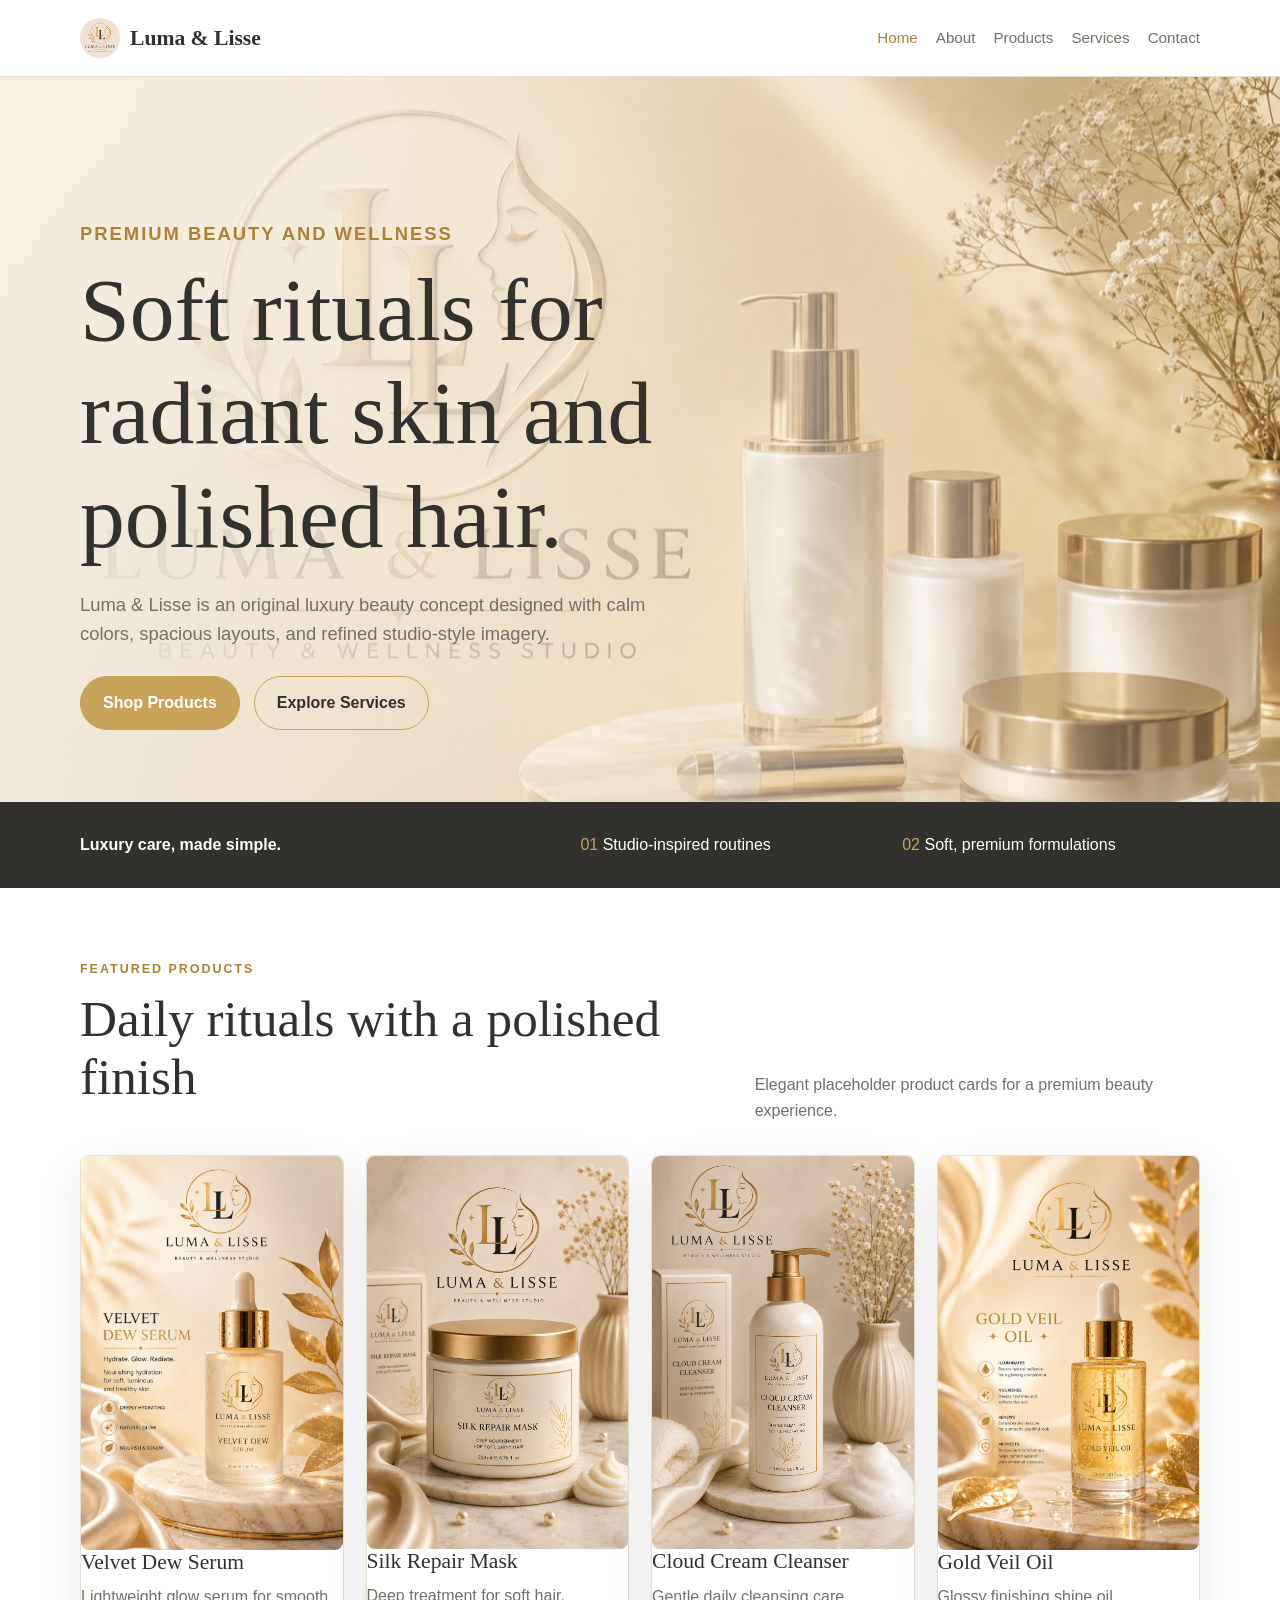
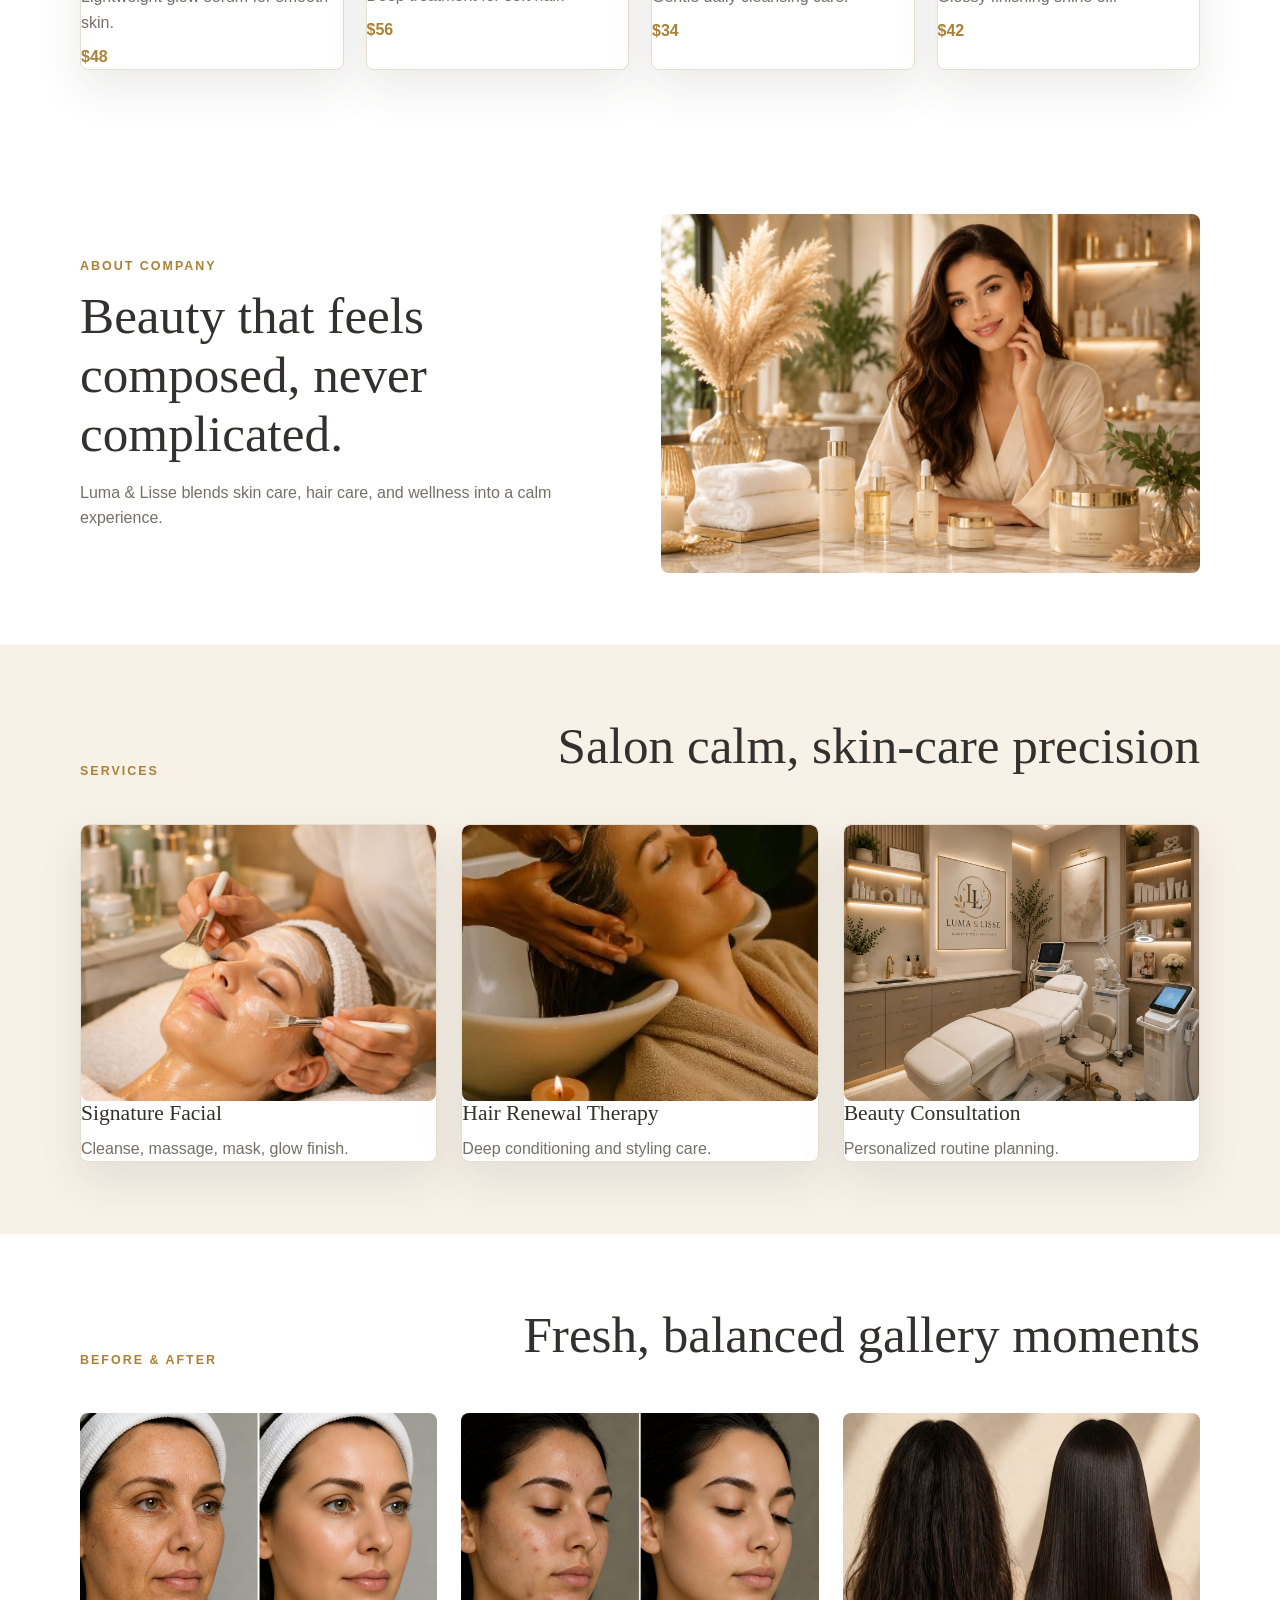
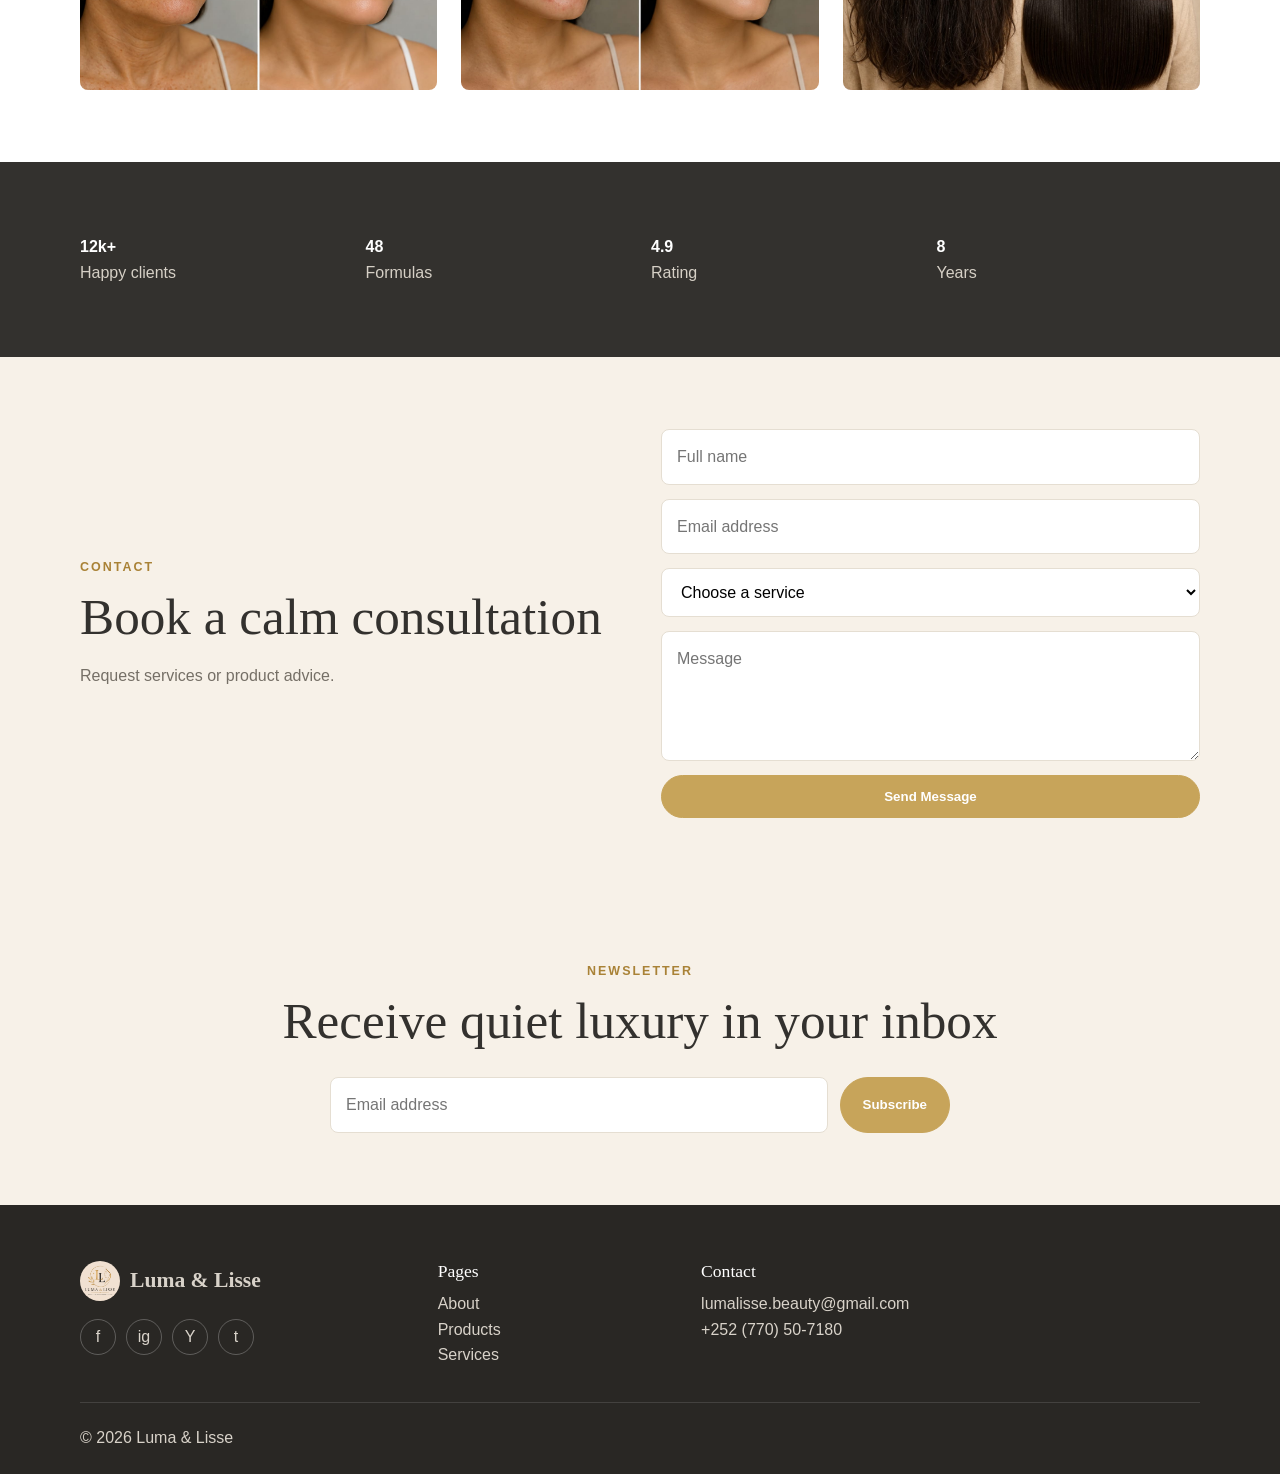
<file: index.html>
<!DOCTYPE html>
<html lang="en">
<head>
  <meta charset="UTF-8">
  <meta name="viewport" content="width=device-width, initial-scale=1.0">
  <title>Home | Luma & Lisse</title>
  <link rel="icon" href="images/favicon.png">
  <link rel="stylesheet" href="style.css">
</head>

<body>

<header class="site-header">
  <div class="container nav">

    <a class="logo" href="index.html">
      <img src="images/logo.png" alt="Luma & Lisse logo">
      Luma & Lisse
    </a>

    <nav aria-label="Main navigation">
      <ul class="nav-links">
        <li><a class="active" href="index.html">Home</a></li>
        <li><a href="about.html">About</a></li>
        <li><a href="products.html">Products</a></li>
        <li><a href="services.html">Services</a></li>
        <li><a href="contact.html">Contact</a></li>
      </ul>
    </nav>

  </div>
</header>

<main>

  <!-- HERO -->
  <section class="hero">
    <div class="container hero-content">
      <p class="eyebrow">Premium beauty and wellness</p>
      <h1>Soft rituals for radiant skin and polished hair.</h1>
      <p>
        Luma & Lisse is an original luxury beauty concept designed with calm colors,
        spacious layouts, and refined studio-style imagery.
      </p>

      <div class="btn-row">
        <a class="btn" href="products.html">Shop Products</a>
        <a class="btn btn-outline" href="services.html">Explore Services</a>
      </div>
    </div>
  </section>

  <!-- BANNER -->
  <section class="banner">
    <div class="container">
      <strong>Luxury care, made simple.</strong>
      <p><span>01</span> Studio-inspired routines</p>
      <p><span>02</span> Soft, premium formulations</p>
    </div>
  </section>

  <!-- PRODUCTS -->
  <section class="section">
    <div class="container">

      <div class="section-head">
        <div>
          <p class="eyebrow">Featured Products</p>
          <h2>Daily rituals with a polished finish</h2>
        </div>
        <p>Elegant placeholder product cards for a premium beauty experience.</p>
      </div>

      <div class="grid-4">

        <article class="card">
          <img src="images/product1.jpeg" alt="Hydrating serum bottle">
          <h3>Velvet Dew Serum</h3>
          <p>Lightweight glow serum for smooth skin.</p>
          <p class="price">$48</p>
        </article>

        <article class="card">
          <img src="images/product2.png" alt="Hair mask jar">
          <h3>Silk Repair Mask</h3>
          <p>Deep treatment for soft hair.</p>
          <p class="price">$56</p>
        </article>

        <article class="card">
          <img src="images/product3.png" alt="Cream cleanser">
          <h3>Cloud Cream Cleanser</h3>
          <p>Gentle daily cleansing care.</p>
          <p class="price">$34</p>
        </article>

        <article class="card">
          <img src="images/product4.jpeg" alt="Hair oil bottle">
          <h3>Gold Veil Oil</h3>
          <p>Glossy finishing shine oil.</p>
          <p class="price">$42</p>
        </article>

      </div>
    </div>
  </section>

  <!-- ABOUT -->
  <section class="section">
    <div class="container grid-2">

      <div>
        <p class="eyebrow">About Company</p>
        <h2>Beauty that feels composed, never complicated.</h2>
        <p>
          Luma & Lisse blends skin care, hair care, and wellness into a calm experience.
        </p>
      </div>

      <img src="images/about.jpeg" alt="Elegant beauty studio scene">

    </div>
  </section>

  <!-- SERVICES -->
  <section class="section section-soft">
    <div class="container">

      <div class="section-head">
        <p class="eyebrow">Services</p>
        <h2>Salon calm, skin-care precision</h2>
      </div>

      <div class="grid-3">

        <article class="card">
          <img src="images/service1.jpg" alt="Facial service">
          <h3>Signature Facial</h3>
          <p>Cleanse, massage, mask, glow finish.</p>
        </article>

        <article class="card">
          <img src="images/service2.webp" alt="Hair therapy">
          <h3>Hair Renewal Therapy</h3>
          <p>Deep conditioning and styling care.</p>
        </article>

        <article class="card">
          <img src="images/service3.jpeg" alt="Consultation room">
          <h3>Beauty Consultation</h3>
          <p>Personalized routine planning.</p>
        </article>

      </div>
    </div>
  </section>

  <!-- GALLERY -->
  <section class="section">
    <div class="container">

      <div class="section-head">
        <p class="eyebrow">Before & After</p>
        <h2>Fresh, balanced gallery moments</h2>
      </div>

      <div class="grid-3">
        <img src="images/gallery1.jpeg" alt="Beauty result 1">
        <img src="images/gallery2.jpeg" alt="Beauty result 2">
        <img src="images/gallery3.jpeg" alt="Beauty result 3">
      </div>

    </div>
  </section>

  <!-- STATS -->
  <section class="section stats">
    <div class="container grid-4">
      <div><strong>12k+</strong><p>Happy clients</p></div>
      <div><strong>48</strong><p>Formulas</p></div>
      <div><strong>4.9</strong><p>Rating</p></div>
      <div><strong>8</strong><p>Years</p></div>
    </div>
  </section>

  <!-- CONTACT -->
  <section class="section section-soft">
    <div class="container grid-2">

      <div>
        <p class="eyebrow">Contact</p>
        <h2>Book a calm consultation</h2>
        <p>Request services or product advice.</p>
      </div>

      <form class="form">
        <input type="text" placeholder="Full name">
        <input type="email" placeholder="Email address">

        <select>
          <option>Choose a service</option>
          <option>Facial</option>
          <option>Hair Therapy</option>
          <option>Consultation</option>
        </select>

        <textarea placeholder="Message"></textarea>

        <button class="btn" type="submit">Send Message</button>
      </form>

    </div>
  </section>

  <!-- NEWSLETTER -->
  <section class="section newsletter">
    <div class="container">
      <p class="eyebrow">Newsletter</p>
      <h2>Receive quiet luxury in your inbox</h2>

      <form>
        <input type="email" placeholder="Email address">
        <button class="btn">Subscribe</button>
      </form>
    </div>
  </section>

</main>

<footer class="site-footer">
  <div class="container">

    <div class="footer-grid">

      <div>
        <a class="logo" href="index.html">
          <img src="images/logo.png" alt="Logo">
          Luma & Lisse
        </a>

        <div class="socials">

          <a href="https://www.facebook.com/share/1EdzCBUxEn/"
            target="_blank"
            rel="noopener noreferrer"
            aria-label="Facebook">
            f
          </a>

          <a href="https://www.instagram.com/zakaria_aidarus?igsh=MXViaDZzN2U4dXRseQ=="
            target="_blank"
            rel="noopener noreferrer"
            aria-label="Instagram">
            ig
          </a>

          <a href="https://youtube.com/@zakariaaidarus?si=l2uDiNwhPM4vWYCZ"
            target="_blank"
            rel="noopener noreferrer"
            aria-label="YouTube">
            Y
          </a>

          <a href="https://www.tiktok.com/@rose__683?_r=1&_t=ZS-97jEkqxOCWe"
            target="_blank"
            rel="noopener noreferrer"
            aria-label="TikTok">
            t
          </a>

        </div>

      </div>

      <div>
        <h3>Pages</h3>
        <p><a href="about.html">About</a></p>
        <p><a href="products.html">Products</a></p>
        <p><a href="services.html">Services</a></p>
      </div>

      <div>
        <h3>Contact</h3>
        <a href="mailto:zakariaaidarus5492@gmail.com">lumalisse.beauty@gmail.com</a>
        <p>+252 (770) 50-7180</p>
      </div>

    </div>

    <div class="footer-bottom">
      <p>&copy; 2026 Luma & Lisse</p>
    </div>

  </div>
</footer>

</body>
</html>
</file>
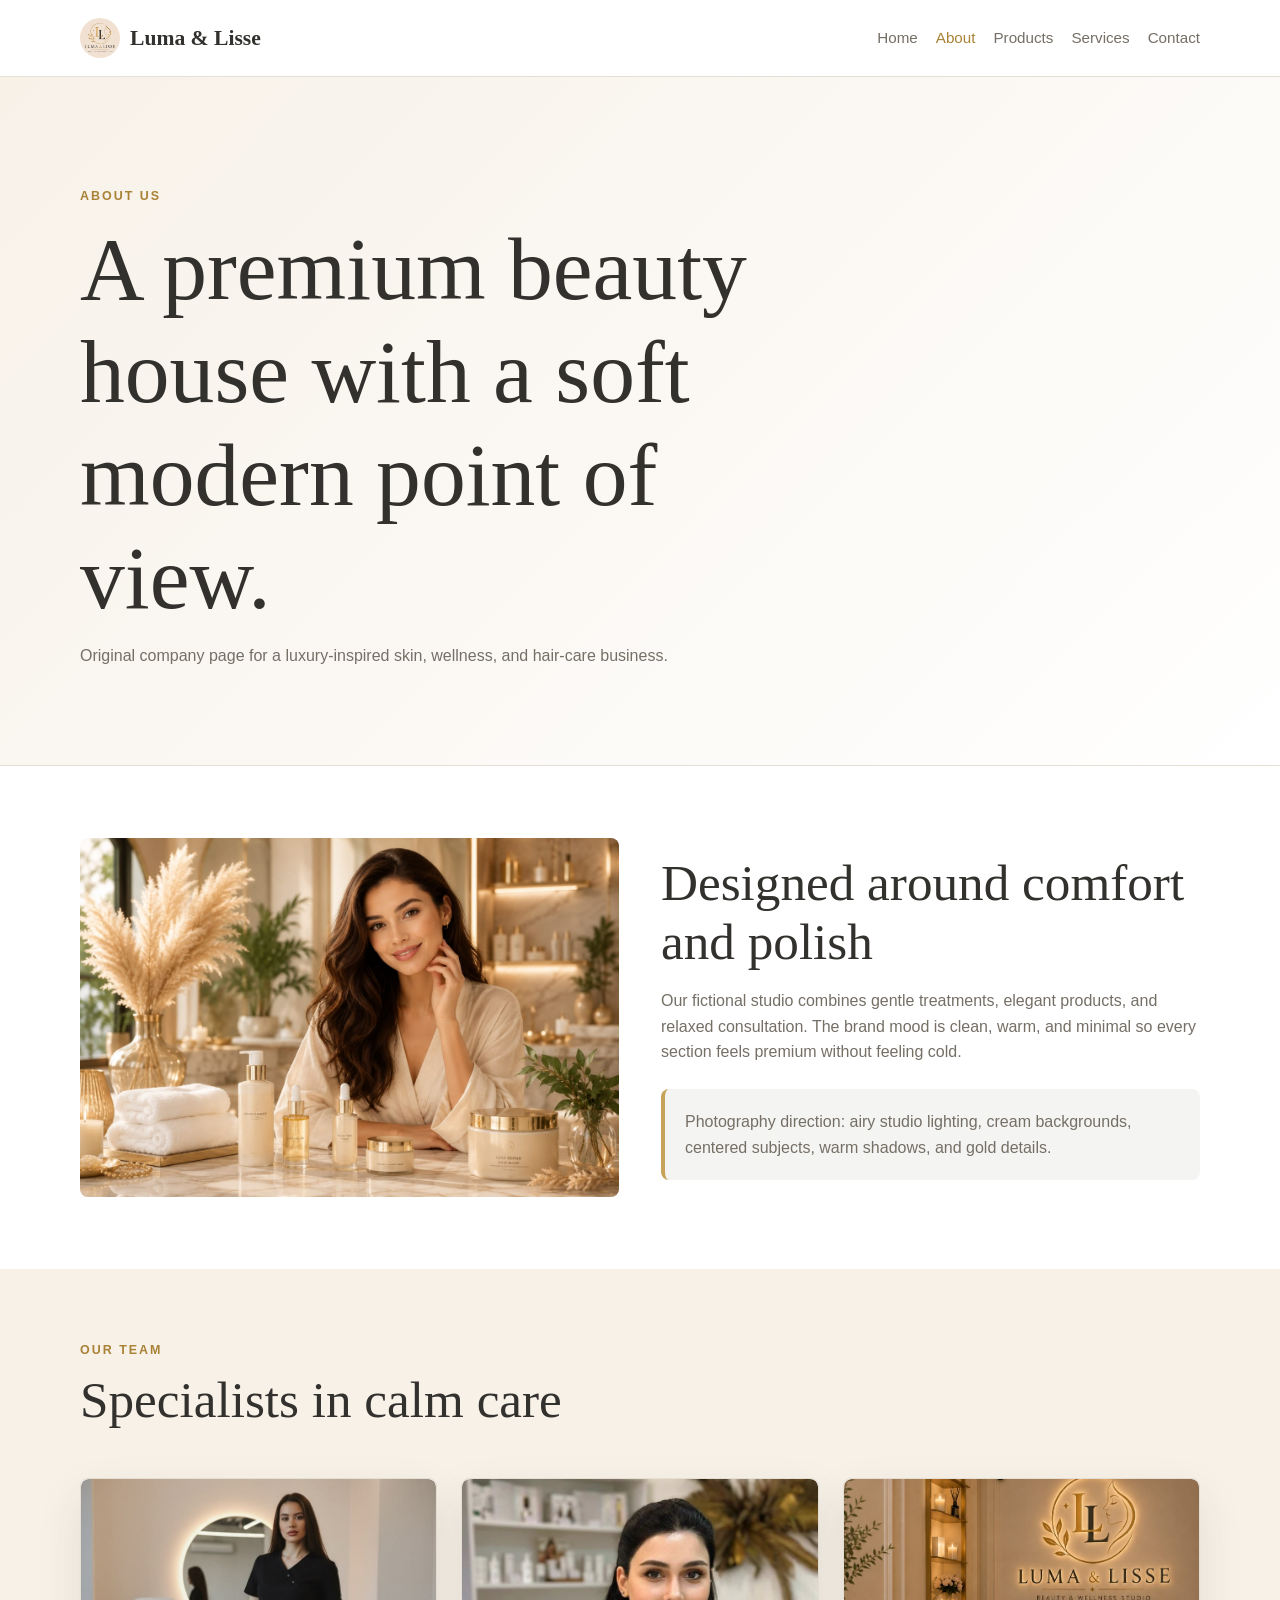
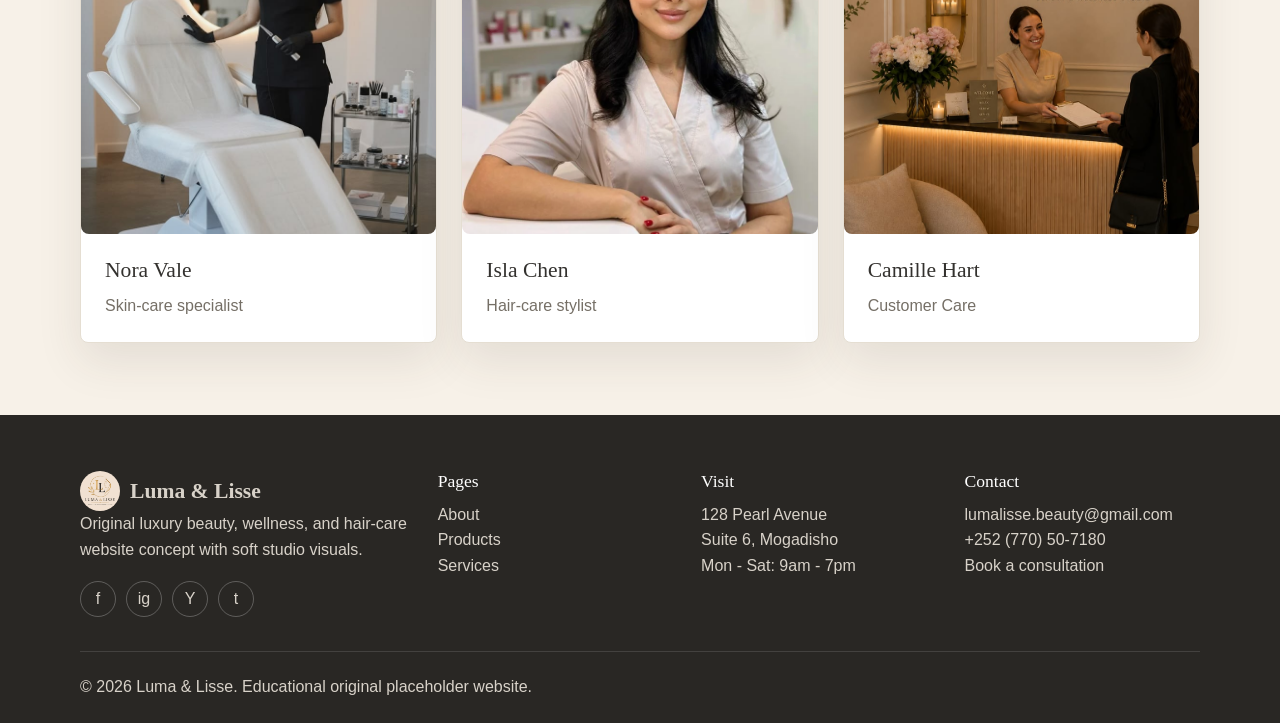
<file: about.html>
<!DOCTYPE html>
<html lang="en">
<head>
  <meta charset="UTF-8">
  <meta name="viewport" content="width=device-width, initial-scale=1.0">

  <title>About | Luma & Lisse</title>

  <link rel="icon" href="images/favicon.png">
  <link rel="stylesheet" href="style.css">
</head>

<body>

  <!-- HEADER -->
  <header class="site-header">
    <div class="container nav">

      <a class="logo" href="index.html">
        <img src="images/logo.png" alt="Luma & Lisse logo">
        Luma & Lisse
      </a>

      <nav aria-label="Main navigation">
        <ul class="nav-links">

          <li><a href="index.html">Home</a></li>
          <li><a class="active" href="about.html">About</a></li>
          <li><a href="products.html">Products</a></li>
          <li><a href="services.html">Services</a></li>
          <li><a href="contact.html">Contact</a></li>

        </ul>
      </nav>

    </div>
  </header>

  <!-- MAIN -->
  <main>

    <!-- HERO SECTION -->
    <section class="page-hero">
      <div class="container">

        <p class="eyebrow">About Us</p>

        <h1>A premium beauty house with a soft modern point of view.</h1>

        <p>
          Original company page for a luxury-inspired skin, wellness, and hair-care business.
        </p>

      </div>
    </section>

    <!-- ABOUT SECTION -->
    <section class="section">
      <div class="container grid-2">

        <img src="images/about.jpeg" alt="Beauty studio">

        <div>
          <h2>Designed around comfort and polish</h2>

          <p>
            Our fictional studio combines gentle treatments, elegant products, and relaxed consultation.
            The brand mood is clean, warm, and minimal so every section feels premium without feeling cold.
          </p>

          <p class="about-note">
            Photography direction: airy studio lighting, cream backgrounds, centered subjects,
            warm shadows, and gold details.
          </p>
        </div>

      </div>
    </section>

    <!-- TEAM SECTION -->
    <section class="section section-soft">
      <div class="container">

        <div class="section-head">
          <div>
            <p class="eyebrow">Our Team</p>
            <h2>Specialists in calm care</h2>
          </div>
        </div>

        <div class="grid-3 team-grid">

          <article class="card">
            <img src="images/team1.jpg" alt="Team member">
            <div class="card-body">
              <h3>Nora Vale</h3>
              <p>Skin-care specialist</p>
            </div>
          </article>

          <article class="card">
            <img src="images/team2.webp" alt="Team member">
            <div class="card-body">
              <h3>Isla Chen</h3>
              <p>Hair-care stylist</p>
            </div>
          </article>

          <article class="card">
            <img src="images/team3.jpeg" alt="Team member">
            <div class="card-body">
              <h3>Camille Hart</h3>
              <p>Customer Care</p>
            </div>
          </article>

        </div>

      </div>
    </section>

  </main>

  <!-- FOOTER -->
  <footer class="site-footer">
    <div class="container">

      <div class="footer-grid">

        <div>
          <a class="logo" href="index.html">
            <img src="images/logo.png" alt="Luma & Lisse logo">
            Luma & Lisse
          </a>

          <p>
            Original luxury beauty, wellness, and hair-care website concept with soft studio visuals.
          </p>

          <div class="socials">

            <a href="https://www.facebook.com/share/1EdzCBUxEn/"
              target="_blank"
              rel="noopener noreferrer"
              aria-label="Facebook">
              f
            </a>

            <a href="https://www.instagram.com/zakaria_aidarus?igsh=MXViaDZzN2U4dXRseQ=="
              target="_blank"
              rel="noopener noreferrer"
              aria-label="Instagram">
              ig
            </a>

            <a href="https://youtube.com/@zakariaaidarus?si=l2uDiNwhPM4vWYCZ"
              target="_blank"
              rel="noopener noreferrer"
              aria-label="YouTube">
              Y
            </a>

            <a href="https://www.tiktok.com/@rose__683?_r=1&_t=ZS-97jEkqxOCWe"
              target="_blank"
              rel="noopener noreferrer"
              aria-label="TikTok">
              t
            </a>

          </div>
        </div>

        <div>
          <h3>Pages</h3>
          <p><a href="about.html">About</a></p>
          <p><a href="products.html">Products</a></p>
          <p><a href="services.html">Services</a></p>
        </div>

        <div>
          <h3>Visit</h3>
          <p>128 Pearl Avenue</p>
          <p>Suite 6, Mogadisho</p>
          <p>Mon - Sat: 9am - 7pm</p>
        </div>

        <div>
          <h3>Contact</h3>
          <a href="mailto:zakariaaidarus5492@gmail.com">lumalisse.beauty@gmail.com</a>
          <p>+252 (770) 50-7180</p>
          <p><a href="contact.html">Book a consultation</a></p>
        </div>

      </div>

      <div class="footer-bottom">
        <p>&copy; 2026 Luma & Lisse. Educational original placeholder website.</p>
      </div>

    </div>
  </footer>

</body>
</html>
</file>
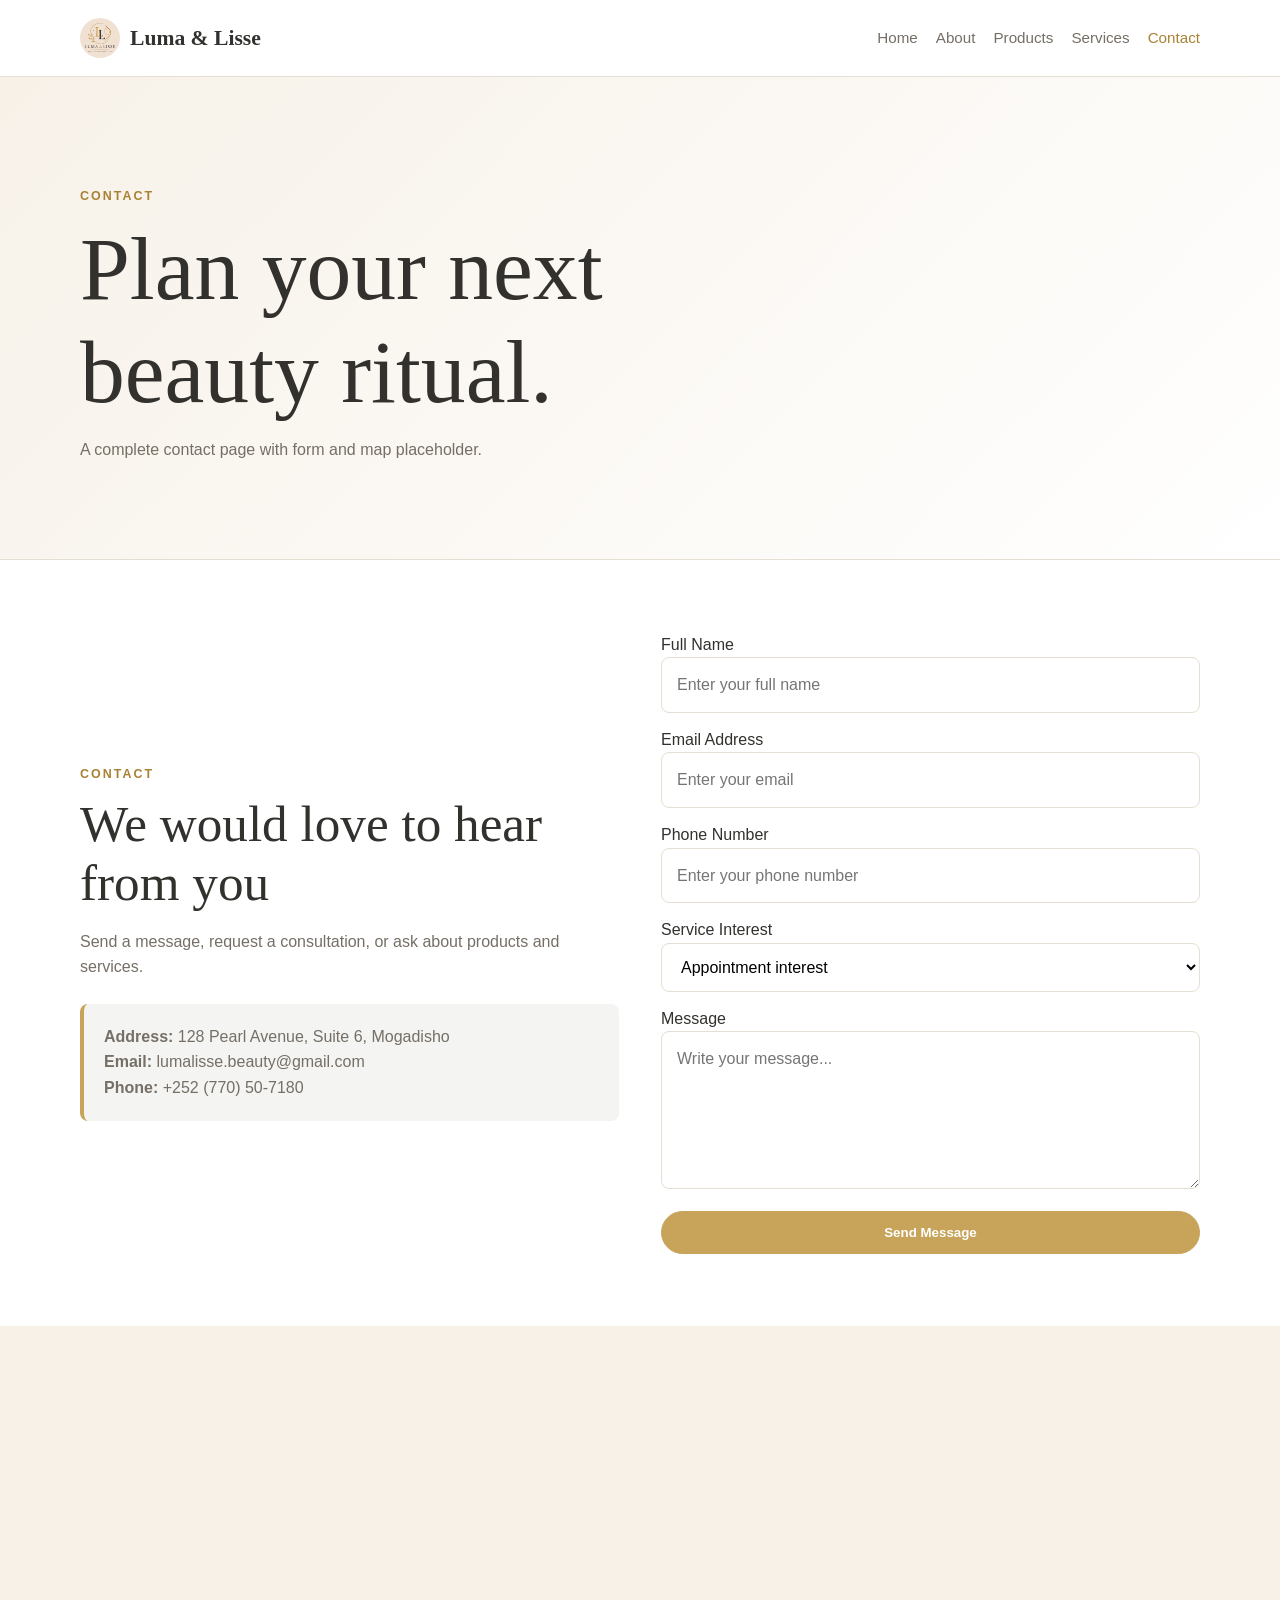
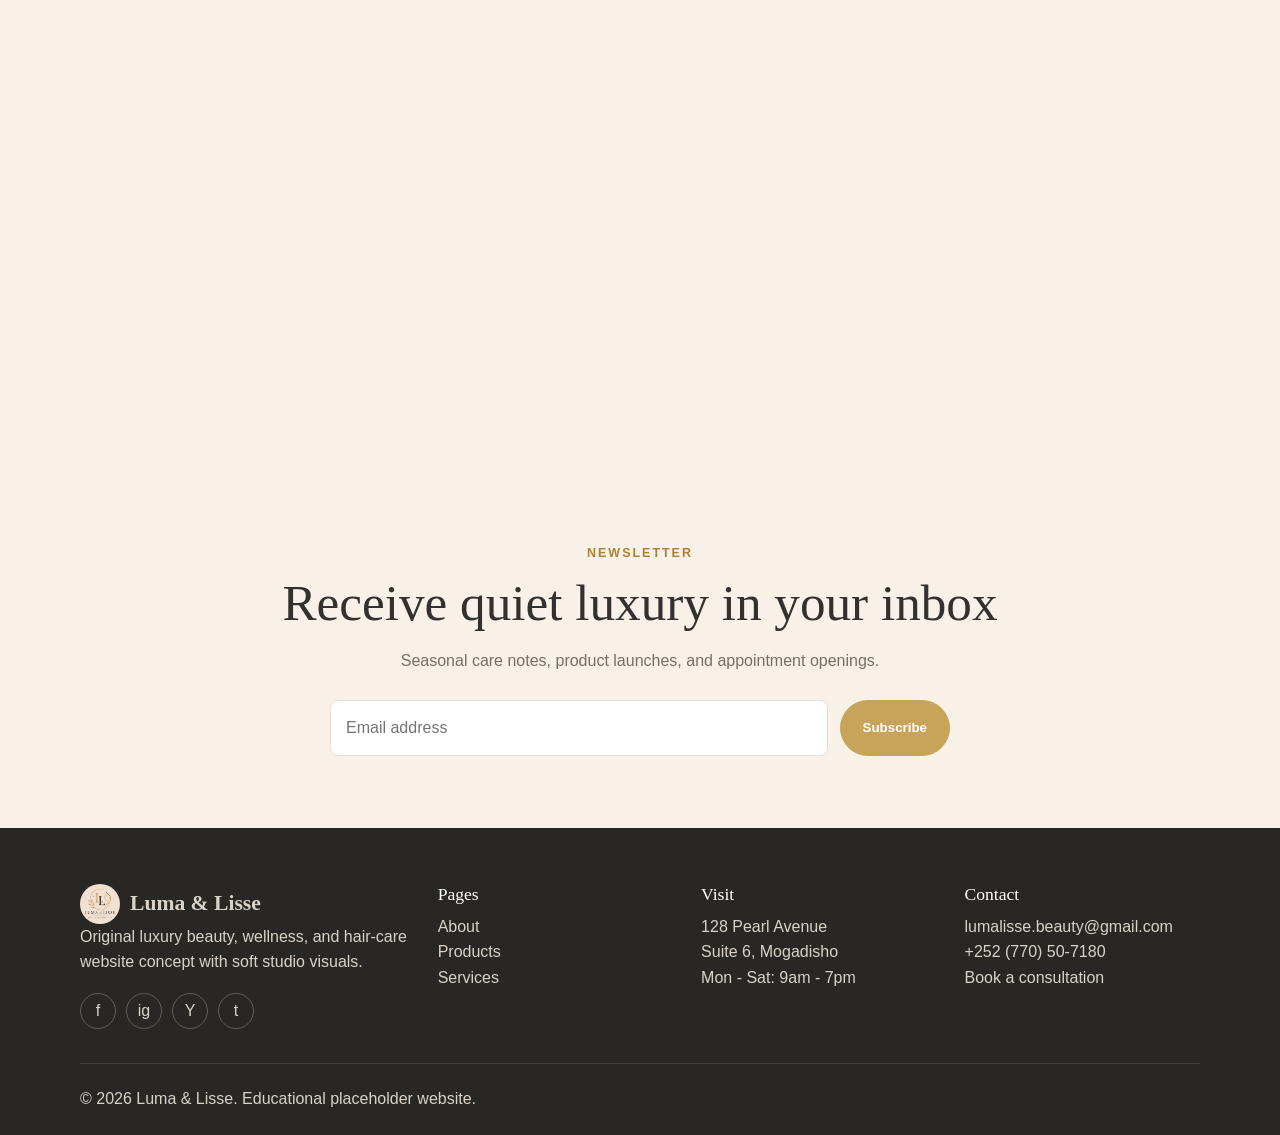
<file: contact.html>
<!DOCTYPE html>
<html lang="en">
<head>
  <meta charset="UTF-8">
  <meta name="viewport" content="width=device-width, initial-scale=1.0">
  <title>Contact | Luma & Lisse</title>
  <link rel="icon" href="images/favicon.png">
  <link rel="stylesheet" href="style.css">
</head>

<body>

<header class="site-header">
  <div class="container nav">
    <a class="logo" href="index.html">
      <img src="images/logo.png" alt="Luma & Lisse logo">
      Luma & Lisse
    </a>

    <nav aria-label="Main navigation">
      <ul class="nav-links">
        <li><a href="index.html">Home</a></li>
        <li><a href="about.html">About</a></li>
        <li><a href="products.html">Products</a></li>
        <li><a href="services.html">Services</a></li>
        <li><a class="active" href="contact.html">Contact</a></li>
      </ul>
    </nav>
  </div>
</header>

<main>

  <!-- HERO -->
  <section class="page-hero">
    <div class="container">
      <p class="eyebrow">Contact</p>
      <h1>Plan your next beauty ritual.</h1>
      <p>A complete contact page with form and map placeholder.</p>
    </div>
  </section>

  <!-- CONTACT SECTION -->
  <section class="section">
    <div class="container grid-2">

      <!-- INFO -->
      <div>
        <p class="eyebrow">Contact</p>
        <h2>We would love to hear from you</h2>
        <p>Send a message, request a consultation, or ask about products and services.</p>

        <div class="about-note">
          <p>
            <strong>Address:</strong> 128 Pearl Avenue, Suite 6, Mogadisho<br>
            <strong>Email:</strong> <a href="mailto:zakariaaidarus5492@gmail.com">lumalisse.beauty@gmail.com</a><br>
            <strong>Phone:</strong> +252 (770) 50-7180
          </p>
        </div>
      </div>


      <!-- FORM -->
      <form class="form">
        <label>
          Full Name
          <input type="text" placeholder="Enter your full name" required>
        </label>

        <label>
          Email Address
          <input type="email" placeholder="Enter your email" required>
        </label>

        <label>
          Phone Number
          <input type="tel" placeholder="Enter your phone number">
        </label>

        <label>
          Service Interest
          <select>
            <option>Appointment interest</option>
            <option>Facial</option>
            <option>Hair care</option>
            <option>Product advice</option>
          </select>
        </label>

        <label>
          Message
          <textarea placeholder="Write your message..." rows="5"></textarea>
        </label>

        <button class="btn" type="submit">Send Message</button>
      </form>

    </div>
  </section>

  <!-- MAP -->
  <section class="section section-soft">
    <div class="container">
      <section class="section section-soft">
        <div class="container">

          <iframe class="map"
            src="https://www.google.com/maps?q=Mogadishu&output=embed"
            allowfullscreen
            loading="lazy">
          </iframe>

        </div>
      </section>
    </div>
  </section>

  <!-- NEWSLETTER -->
  <section class="section newsletter">
    <div class="container">
      <p class="eyebrow">Newsletter</p>
      <h2>Receive quiet luxury in your inbox</h2>
      <p>Seasonal care notes, product launches, and appointment openings.</p>

      <form>
        <input type="email" placeholder="Email address" required>
        <button class="btn" type="submit">Subscribe</button>
      </form>
    </div>
  </section>

</main>

<footer class="site-footer">
  <div class="container">

    <div class="footer-grid">

      <div>
        <a class="logo" href="index.html">
          <img src="images/logo.png" alt="Luma & Lisse logo">
          Luma & Lisse
        </a>
        <p>Original luxury beauty, wellness, and hair-care website concept with soft studio visuals.</p>

        <div class="socials">

          <a href="https://www.facebook.com/share/1EdzCBUxEn/"
            target="_blank"
            rel="noopener noreferrer"
            aria-label="Facebook">
            f
          </a>

          <a href="https://www.instagram.com/zakaria_aidarus?igsh=MXViaDZzN2U4dXRseQ=="
            target="_blank"
            rel="noopener noreferrer"
            aria-label="Instagram">
            ig
          </a>

          <a href="https://youtube.com/@zakariaaidarus?si=l2uDiNwhPM4vWYCZ"
            target="_blank"
            rel="noopener noreferrer"
            aria-label="YouTube">
            Y
          </a>

          <a href="https://www.tiktok.com/@rose__683?_r=1&_t=ZS-97jEkqxOCWe"
            target="_blank"
            rel="noopener noreferrer"
            aria-label="TikTok">
            t
          </a>

        </div>

      </div>

      <div>
        <h3>Pages</h3>
        <p><a href="about.html">About</a></p>
        <p><a href="products.html">Products</a></p>
        <p><a href="services.html">Services</a></p>
      </div>

      <div>
        <h3>Visit</h3>
        <p>128 Pearl Avenue</p>
        <p>Suite 6, Mogadisho</p>
        <p>Mon - Sat: 9am - 7pm</p>
      </div>

      <div>
        <h3>Contact</h3>
        <a href="mailto:zakariaaidarus5492@gmail.com">lumalisse.beauty@gmail.com</a>
        <p>+252 (770) 50-7180</p>
        <p><a href="contact.html">Book a consultation</a></p>
      </div>

    </div>

    <div class="footer-bottom">
      <p>&copy; 2026 Luma & Lisse. Educational placeholder website.</p>
    </div>

  </div>
</footer>

</body>
</html>
</file>
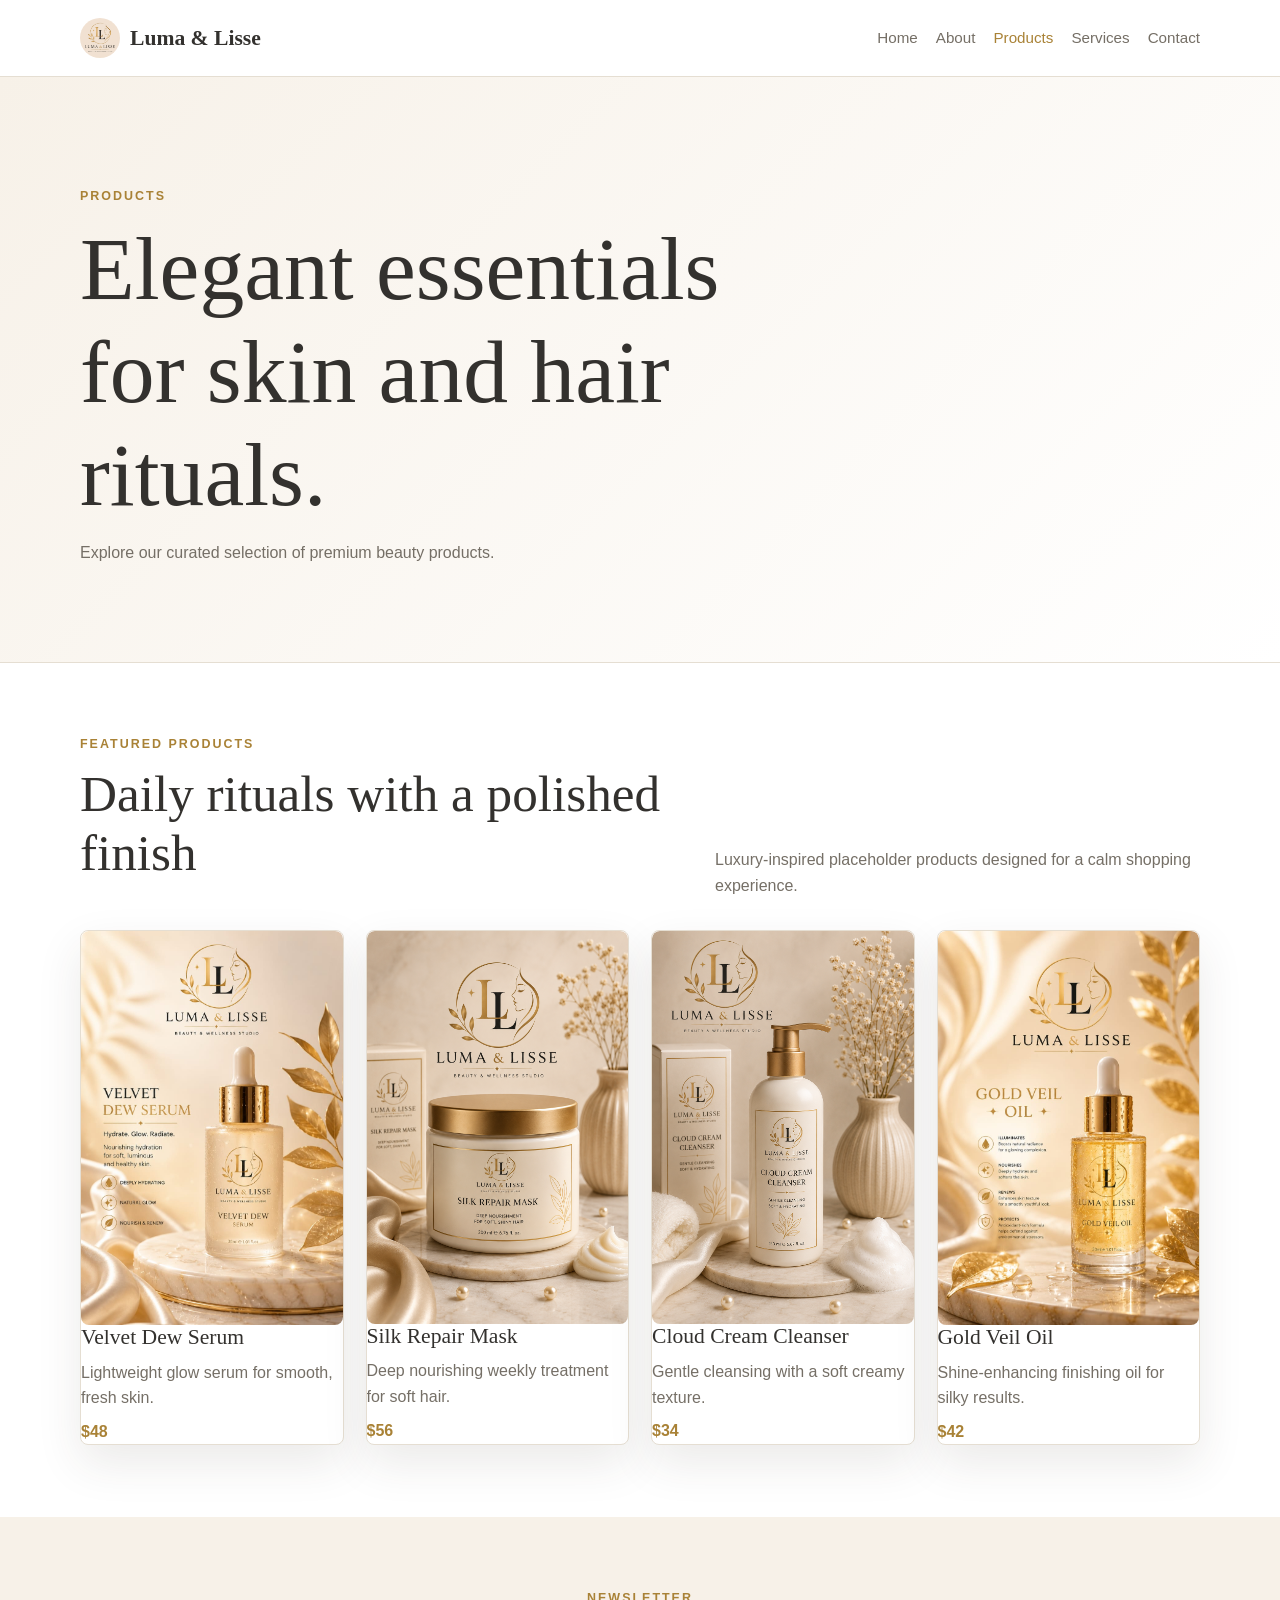
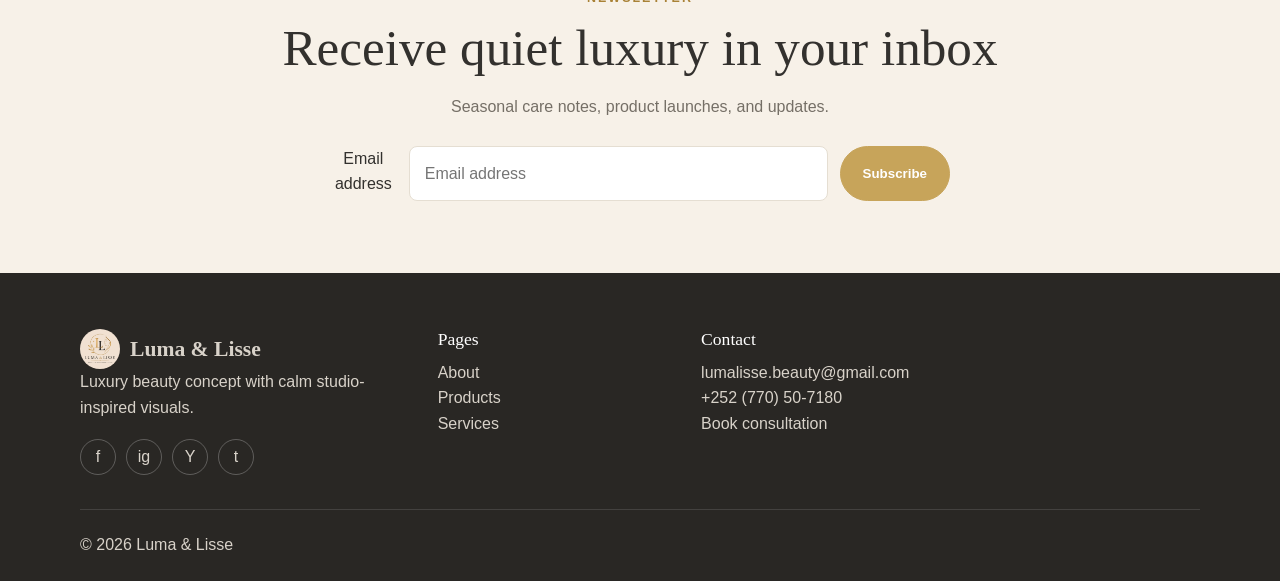
<file: products.html>
<!DOCTYPE html>
<html lang="en">
<head>
  <meta charset="UTF-8">
  <meta name="viewport" content="width=device-width, initial-scale=1.0">
  <title>Products | Luma & Lisse</title>
  <link rel="icon" href="images/favicon.png">
  <link rel="stylesheet" href="style.css">
</head>

<body>

<header class="site-header">
  <div class="container nav">

    <a class="logo" href="index.html">
      <img src="images/logo.png" alt="Luma & Lisse logo">
      Luma & Lisse
    </a>

    <nav aria-label="Main navigation">
      <ul class="nav-links">
        <li><a href="index.html">Home</a></li>
        <li><a href="about.html">About</a></li>
        <li><a class="active" href="products.html">Products</a></li>
        <li><a href="services.html">Services</a></li>
        <li><a href="contact.html">Contact</a></li>
      </ul>
    </nav>

  </div>
</header>

<main>

  <!-- HERO -->
  <section class="page-hero">
    <div class="container">
      <p class="eyebrow">Products</p>
      <h1>Elegant essentials for skin and hair rituals.</h1>
      <p>Explore our curated selection of premium beauty products.</p>
    </div>
  </section>

  <!-- PRODUCTS GRID -->
  <section class="section">
    <div class="container">

      <div class="section-head">
        <div>
          <p class="eyebrow">Featured Products</p>
          <h2>Daily rituals with a polished finish</h2>
        </div>
        <p>Luxury-inspired placeholder products designed for a calm shopping experience.</p>
      </div>

      <div class="grid-4">

        <article class="card">
          <img src="images/product1.jpeg" alt="Hydrating serum bottle">
          <h3>Velvet Dew Serum</h3>
          <p>Lightweight glow serum for smooth, fresh skin.</p>
          <p class="price">$48</p>
        </article>

        <article class="card">
          <img src="images/product2.png" alt="Hair repair mask jar">
          <h3>Silk Repair Mask</h3>
          <p>Deep nourishing weekly treatment for soft hair.</p>
          <p class="price">$56</p>
        </article>

        <article class="card">
          <img src="images/product3.png" alt="Cream cleanser bottle">
          <h3>Cloud Cream Cleanser</h3>
          <p>Gentle cleansing with a soft creamy texture.</p>
          <p class="price">$34</p>
        </article>

        <article class="card">
          <img src="images/product4.jpeg" alt="Hair finishing oil bottle">
          <h3>Gold Veil Oil</h3>
          <p>Shine-enhancing finishing oil for silky results.</p>
          <p class="price">$42</p>
        </article>

      </div>

    </div>
  </section>

  <!-- NEWSLETTER -->
  <section class="section newsletter">
    <div class="container">

      <p class="eyebrow">Newsletter</p>
      <h2>Receive quiet luxury in your inbox</h2>
      <p>Seasonal care notes, product launches, and updates.</p>

      <form>
        <label class="sr-only" for="email">Email address</label>
        <input id="email" type="email" placeholder="Email address" required>
        <button class="btn" type="submit">Subscribe</button>
      </form>

    </div>
  </section>

</main>

<footer class="site-footer">
  <div class="container">

    <div class="footer-grid">

      <div>
        <a class="logo" href="index.html">
          <img src="images/logo.png" alt="Luma & Lisse logo">
          Luma & Lisse
        </a>
        <p>Luxury beauty concept with calm studio-inspired visuals.</p>

        <div class="socials">

            <a href="https://www.facebook.com/share/1EdzCBUxEn/"
              target="_blank"
              rel="noopener noreferrer"
              aria-label="Facebook">
              f
            </a>

            <a href="https://www.instagram.com/zakaria_aidarus?igsh=MXViaDZzN2U4dXRseQ=="
              target="_blank"
              rel="noopener noreferrer"
              aria-label="Instagram">
              ig
            </a>

            <a href="https://youtube.com/@zakariaaidarus?si=l2uDiNwhPM4vWYCZ"
              target="_blank"
              rel="noopener noreferrer"
              aria-label="YouTube">
              Y
            </a>

            <a href="https://www.tiktok.com/@rose__683?_r=1&_t=ZS-97jEkqxOCWe"
              target="_blank"
              rel="noopener noreferrer"
              aria-label="TikTok">
              t
            </a>

        </div>

      </div>

      <div>
        <h3>Pages</h3>
        <p><a href="about.html">About</a></p>
        <p><a href="products.html">Products</a></p>
        <p><a href="services.html">Services</a></p>
      </div>

      <div>
        <h3>Contact</h3>
        <a href="mailto:zakariaaidarus5492@gmail.com">lumalisse.beauty@gmail.com</a>
        <p>+252 (770) 50-7180</p>
        <p><a href="contact.html">Book consultation</a></p>
      </div>

    </div>

    <div class="footer-bottom">
      <p>&copy; 2026 Luma & Lisse</p>
    </div>

  </div>
</footer>

</body>
</html>
</file>
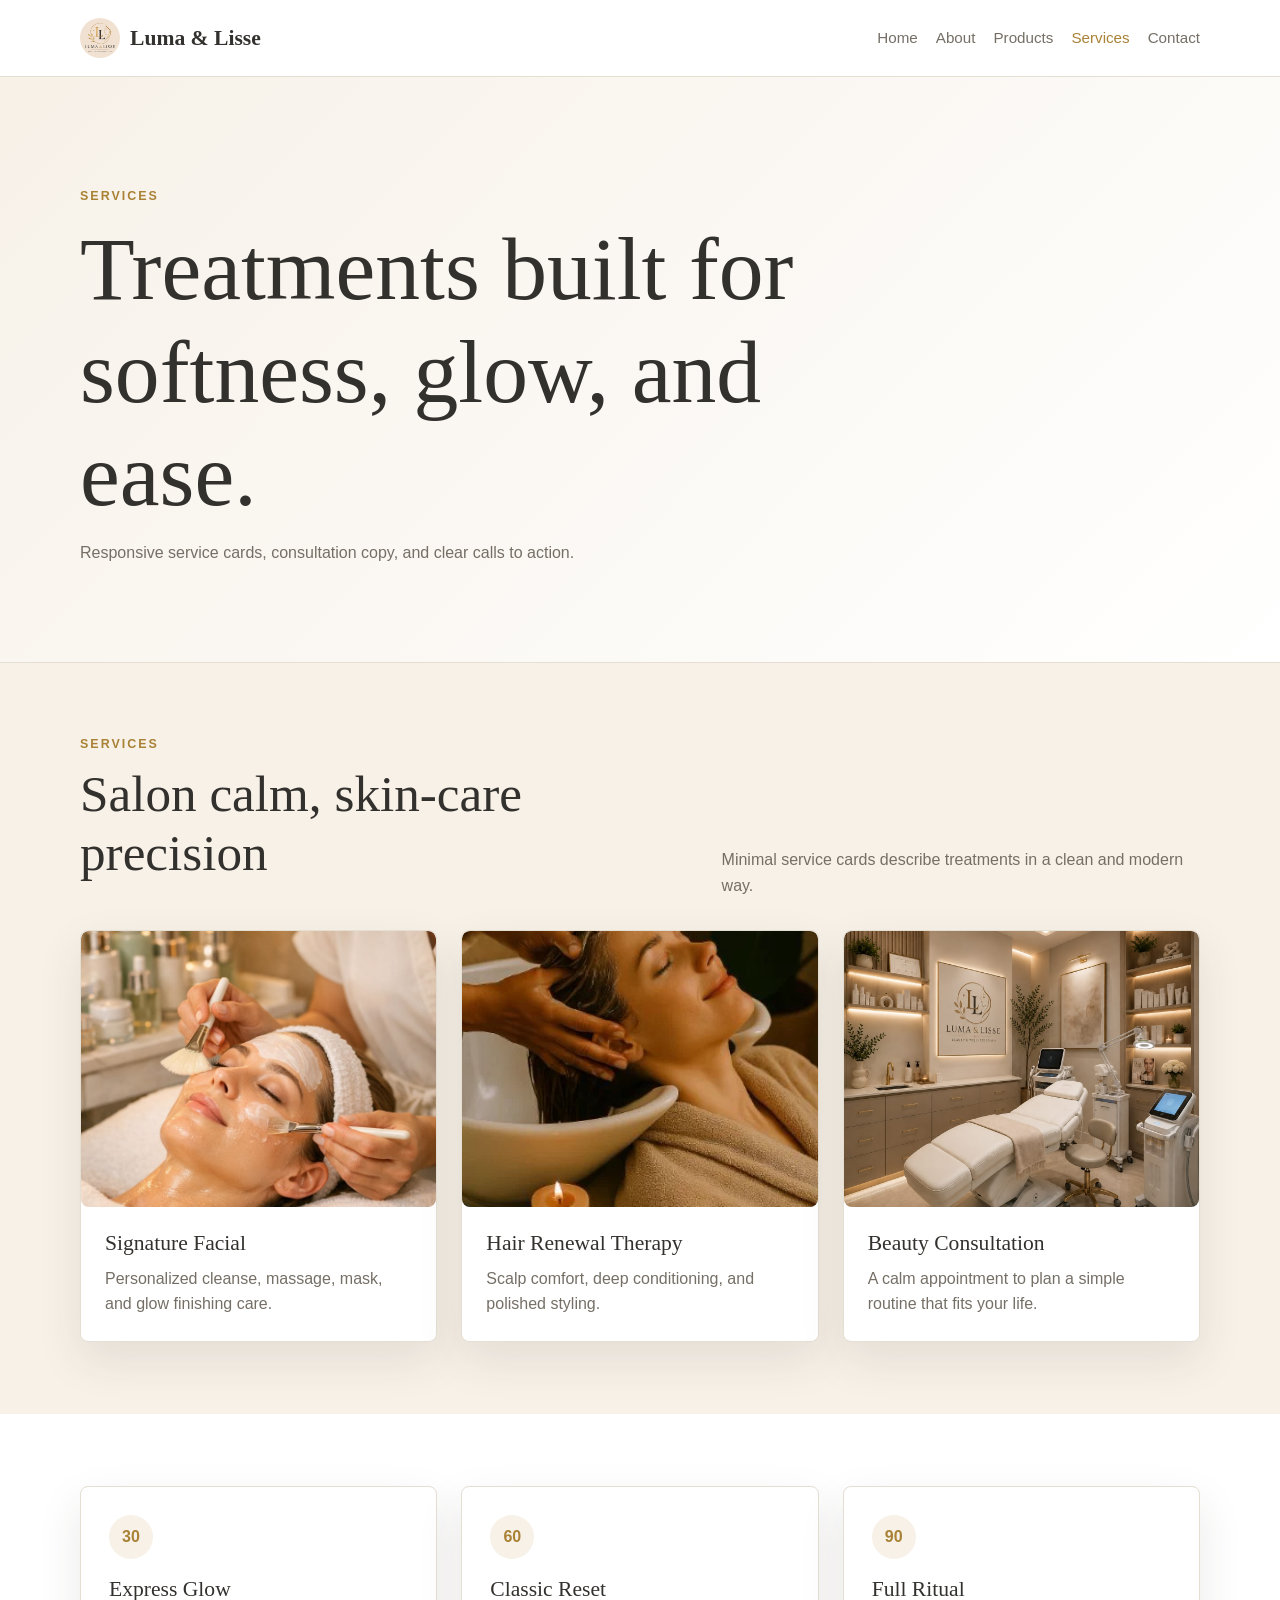
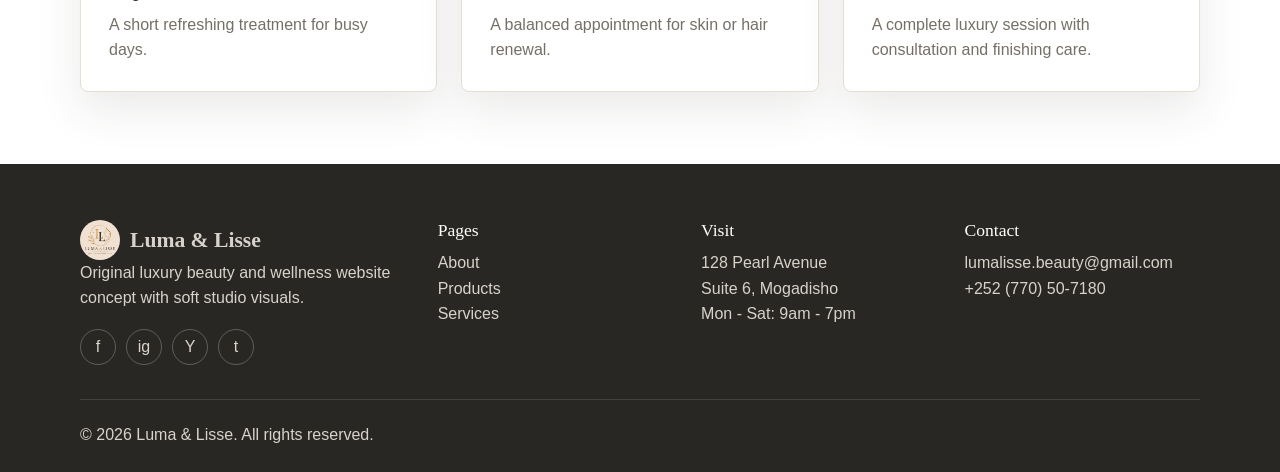
<file: services.html>
<!DOCTYPE html>
<html lang="en">
<head>
  <meta charset="UTF-8">
  <meta name="viewport" content="width=device-width, initial-scale=1.0">
  <title>Services | Luma & Lisse</title>
  <link rel="icon" href="images/favicon.png">
  <link rel="stylesheet" href="style.css">
</head>

<body>

  <!-- HEADER / NAVIGATION -->
  <header class="site-header">
    <div class="container nav">

      <a class="logo" href="index.html">
        <img src="images/logo.png" alt="Luma & Lisse logo">
        Luma & Lisse
      </a>

      <nav aria-label="Main navigation">
        <ul class="nav-links">
          <li><a href="index.html">Home</a></li>
          <li><a href="about.html">About</a></li>
          <li><a href="products.html">Products</a></li>
          <li><a class="active" href="services.html">Services</a></li>
          <li><a href="contact.html">Contact</a></li>
        </ul>
      </nav>

    </div>
  </header>

  <!-- MAIN CONTENT -->
  <main>

    <!-- HERO SECTION -->
    <section class="page-hero">
      <div class="container">

        <p class="eyebrow">Services</p>

        <h1>Treatments built for softness, glow, and ease.</h1>

        <p>
          Responsive service cards, consultation copy, and clear calls to action.
        </p>

      </div>
    </section>

    <!-- SERVICES CARDS -->
    <section class="section section-soft">
      <div class="container">

        <div class="section-head">
          <div>
            <p class="eyebrow">Services</p>
            <h2>Salon calm, skin-care precision</h2>
          </div>

          <p>
            Minimal service cards describe treatments in a clean and modern way.
          </p>
        </div>

        <div class="grid-3">

          <article class="card">
            <img src="images/service1.jpg" alt="Facial service room">
            <div class="card-body">
              <h3>Signature Facial</h3>
              <p>Personalized cleanse, massage, mask, and glow finishing care.</p>
            </div>
          </article>

          <article class="card">
            <img src="images/service2.webp" alt="Hair therapy service room">
            <div class="card-body">
              <h3>Hair Renewal Therapy</h3>
              <p>Scalp comfort, deep conditioning, and polished styling.</p>
            </div>
          </article>

          <article class="card">
            <img src="images/service3.jpeg" alt="Consultation studio">
            <div class="card-body">
              <h3>Beauty Consultation</h3>
              <p>A calm appointment to plan a simple routine that fits your life.</p>
            </div>
          </article>

        </div>

      </div>
    </section>

    <!-- DURATION / PRICING STYLE CARDS -->
    <section class="section">
      <div class="container grid-3">

        <article class="card icon-card">
          <div class="icon">30</div>
          <h3>Express Glow</h3>
          <p>A short refreshing treatment for busy days.</p>
        </article>

        <article class="card icon-card">
          <div class="icon">60</div>
          <h3>Classic Reset</h3>
          <p>A balanced appointment for skin or hair renewal.</p>
        </article>

        <article class="card icon-card">
          <div class="icon">90</div>
          <h3>Full Ritual</h3>
          <p>A complete luxury session with consultation and finishing care.</p>
        </article>

      </div>
    </section>

  </main>

  <!-- FOOTER -->
  <footer class="site-footer">
    <div class="container">

      <div class="footer-grid">

        <div>
          <a class="logo" href="index.html">
            <img src="images/logo.png" alt="Luma & Lisse logo">
            Luma & Lisse
          </a>

          <p>
            Original luxury beauty and wellness website concept with soft studio visuals.
          </p>

          <div class="socials">

            <a href="https://www.facebook.com/share/1EdzCBUxEn/"
              target="_blank"
              rel="noopener noreferrer"
              aria-label="Facebook">
              f
            </a>

            <a href="https://www.instagram.com/zakaria_aidarus?igsh=MXViaDZzN2U4dXRseQ=="
              target="_blank"
              rel="noopener noreferrer"
              aria-label="Instagram">
              ig
            </a>

            <a href="https://youtube.com/@zakariaaidarus?si=l2uDiNwhPM4vWYCZ"
              target="_blank"
              rel="noopener noreferrer"
              aria-label="YouTube">
              Y
            </a>

            <a href="https://www.tiktok.com/@rose__683?_r=1&_t=ZS-97jEkqxOCWe"
              target="_blank"
              rel="noopener noreferrer"
              aria-label="TikTok">
              t
            </a>

          </div>
        </div>

        <div>
          <h3>Pages</h3>
          <p><a href="about.html">About</a></p>
          <p><a href="products.html">Products</a></p>
          <p><a href="services.html">Services</a></p>
        </div>

        <div>
          <h3>Visit</h3>
          <p>128 Pearl Avenue</p>
          <p>Suite 6, Mogadisho</p>
          <p>Mon - Sat: 9am - 7pm</p>
        </div>

        <div>
          <h3>Contact</h3>
          <a href="mailto:zakariaaidarus5492@gmail.com">lumalisse.beauty@gmail.com</a>
          <p>+252 (770) 50-7180</p>
        </div>

      </div>

      <div class="footer-bottom">
        <p>&copy; 2026 Luma & Lisse. All rights reserved.</p>
      </div>

    </div>
  </footer>

</body>
</html>
</file>
<file: style.css>
* {
  box-sizing: border-box;
  margin: 0;
  padding: 0;
}

/* =========================
   ROOT VARIABLES
========================= */
:root {
  --white: #ffffff;
  --beige: #f7f1e8;
  --beige-deep: #eadfce;
  --soft-gray: #f4f4f2;
  --gold: #c7a45a;
  --gold-dark: #a98236;
  --dark: #33312e;
  --muted: #756f66;
  --line: #e5ded2;
  --shadow: 0 18px 45px rgba(55, 47, 38, 0.10);
  --radius: 8px;
}

/* =========================
   BASE STYLES
========================= */
html {
  scroll-behavior: smooth;
}

body {
  font-family: Arial, Helvetica, sans-serif;
  color: var(--dark);
  background: var(--white);
  line-height: 1.6;
}

img {
  width: 100%;
  display: block;
  border-radius: var(--radius);
}

a {
  color: inherit;
  text-decoration: none;
}

ul {
  list-style: none;
}

/* =========================
   LAYOUT
========================= */
.container {
  width: min(1120px, 92%);
  margin: 0 auto;
}

.section {
  padding: 72px 0;
}

.section-soft {
  background: var(--beige);
}

/* =========================
   TYPOGRAPHY
========================= */
.eyebrow {
  color: var(--gold-dark);
  text-transform: uppercase;
  font-size: 0.78rem;
  letter-spacing: 2px;
  font-weight: 700;
  margin-bottom: 10px;
}

h1, h2, h3 {
  line-height: 1.15;
  font-family: Georgia, "Times New Roman", serif;
  font-weight: 500;
}

h1 {
  font-size: clamp(2.4rem, 7vw, 5.6rem);
  max-width: 760px;
}

h2 {
  font-size: clamp(2rem, 4vw, 3.4rem);
  margin-bottom: 16px;
}

h3 {
  font-size: 1.35rem;
  margin-bottom: 10px;
}

p {
  color: var(--muted);
  font-size: 1rem;
}

/* =========================
   NAVIGATION
========================= */
.site-header {
  position: sticky;
  top: 0;
  z-index: 10;
  background: rgba(255, 255, 255, 0.94);
  border-bottom: 1px solid var(--line);
  backdrop-filter: blur(10px);
}

.nav {
  min-height: 76px;
  display: flex;
  align-items: center;
  justify-content: space-between;
  gap: 22px;
}

.logo {
  display: flex;
  align-items: center;
  gap: 10px;
  font-family: Georgia, "Times New Roman", serif;
  font-size: 1.35rem;
  font-weight: 600;
}

.logo img {
  width: 40px;
  height: 40px;
  border-radius: 50%;
}

.nav-links {
  display: flex;
  flex-wrap: wrap;
  justify-content: flex-end;
  gap: 8px 18px;
  font-size: 0.95rem;
}

.nav-links a {
  color: var(--muted);
  transition: color 0.25s ease;
}

.nav-links a:hover,
.nav-links a.active {
  color: var(--gold-dark);
}

/* =========================
   BUTTONS
========================= */
.btn-row {
  display: flex;
  flex-wrap: wrap;
  gap: 14px;
  margin-top: 28px;
}

.btn {
  display: inline-block;
  padding: 13px 22px;
  border-radius: 999px;
  border: 1px solid var(--gold);
  background: var(--gold);
  color: var(--white);
  font-weight: 700;
  transition: transform 0.25s ease, background 0.25s ease, color 0.25s ease;
}

.btn:hover {
  transform: translateY(-3px);
  background: var(--gold-dark);
}

.btn-outline {
  background: transparent;
  color: var(--dark);
}

.btn-outline:hover {
  color: var(--white);
}

/* =========================
   HERO / BANNERS
========================= */
.hero {
  min-height: 720px;
  display: grid;
  align-items: end;
  background: linear-gradient(
      90deg,
      rgba(247, 241, 232, 0.94),
      rgba(247, 241, 232, 0.62),
      rgba(255, 255, 255, 0.10)
    ),
    url("images/hero.jpeg") center/cover no-repeat;
}

.hero-content {
  padding: 120px 0 72px;
}

.hero p {
  max-width: 590px;
  margin-top: 22px;
  font-size: 1.15rem;
}

.banner {
  background: var(--dark);
  color: var(--white);
  padding: 30px 0;
}

.banner .container {
  display: grid;
  grid-template-columns: 1.6fr 1fr 1fr;
  gap: 24px;
  align-items: center;
}

.banner p,
.banner strong {
  color: var(--white);
}

.banner span {
  color: var(--gold);
}

.page-hero {
  padding: 96px 0;
  background: linear-gradient(135deg, var(--beige), var(--white));
  border-bottom: 1px solid var(--line);
}

.page-hero p {
  max-width: 690px;
  margin-top: 14px;
}

/* =========================
   GRIDS
========================= */
.grid-2 {
  display: grid;
  grid-template-columns: 1fr 1fr;
  gap: 42px;
  align-items: center;
}

.grid-3 {
  display: grid;
  grid-template-columns: repeat(3, 1fr);
  gap: 24px;
}

.grid-3 img {
  width: 100%;
  aspect-ratio: 800 / 620;
  object-fit: cover; 
  border-radius: 8px;
}

.team-grid .card img {
    width: 100%;
    aspect-ratio: 1 / 1;   /* 560 × 560 = square */
    object-fit: cover;
    border-radius: 8px;
}

.grid-4 {
  display: grid;
  grid-template-columns: repeat(4, 1fr);
  gap: 22px;
}

.section-head {
  display: flex;
  justify-content: space-between;
  gap: 24px;
  align-items: end;
  margin-bottom: 32px;
}

.section-head p {
  max-width: 520px;
}

/* =========================
   CARDS
========================= */
.card {
  background: var(--white);
  border: 1px solid var(--line);
  border-radius: var(--radius);
  box-shadow: var(--shadow);
  overflow: hidden;
  transition: transform 0.25s ease, box-shadow 0.25s ease;
}

.card:hover {
  transform: translateY(-6px);
  box-shadow: 0 24px 60px rgba(55, 47, 38, 0.14);
}

.card-body {
  padding: 24px;
}

.product-img,
.service-img,
.gallery-img {
  aspect-ratio: 4 / 3;
  object-fit: cover;
}

.price {
  color: var(--gold-dark);
  font-weight: 700;
  margin-top: 8px;
}

.icon-card {
  padding: 28px;
}

.icon {
  width: 44px;
  height: 44px;
  border-radius: 50%;
  background: var(--beige);
  color: var(--gold-dark);
  display: grid;
  place-items: center;
  font-weight: 700;
  margin-bottom: 18px;
}

/* =========================
   ABOUT
========================= */
.about-note {
  margin-top: 24px;
  padding: 20px;
  border-left: 4px solid var(--gold);
  background: var(--soft-gray);
  border-radius: var(--radius);
}

/* =========================
   STATS
========================= */
.stats {
  background: var(--dark);
  color: var(--white);
}

.stats p {
  color: #d6d0c6;
}

.stat {
  text-align: center;
  padding: 20px;
}

.stat strong {
  display: block;
  font-size: 2.4rem;
  color: var(--gold);
  font-family: Georgia, "Times New Roman", serif;
}

/* =========================
   TESTIMONIAL + FAQ
========================= */
.testimonial {
  padding: 28px;
}

.testimonial-top {
  display: flex;
  align-items: center;
  gap: 14px;
  margin-bottom: 16px;
}

.testimonial-top img {
  width: 64px;
  height: 64px;
  border-radius: 50%;
  object-fit: cover;
}

.stars {
  color: var(--gold-dark);
  margin-top: 12px;
}

.faq details {
  background: var(--white);
  border: 1px solid var(--line);
  border-radius: var(--radius);
  padding: 20px;
  margin-bottom: 14px;
}

.faq summary {
  cursor: pointer;
  font-weight: 700;
  color: var(--dark);
}

.faq p {
  margin-top: 12px;
}

/* =========================
   FORMS
========================= */
.form {
  display: grid;
  gap: 14px;
}

input,
textarea,
select {
  width: 100%;
  padding: 14px 15px;
  border: 1px solid var(--line);
  border-radius: var(--radius);
  font: inherit;
  background: var(--white);
}

textarea {
  min-height: 130px;
  resize: vertical;
}

.map-placeholder {
  min-height: 360px;
  border-radius: var(--radius);
  background: linear-gradient(135deg, #ded8cf, #f9f5ee);
  border: 1px solid var(--line);
  display: grid;
  place-items: center;
  text-align: center;
  color: var(--muted);
  padding: 32px;
}

.newsletter {
  text-align: center;
  background: var(--beige);
}

.newsletter form {
  max-width: 620px;
  margin: 26px auto 0;
  display: flex;
  gap: 12px;
}

/* =========================
   BLOG
========================= */
.blog-meta {
  color: var(--gold-dark);
  font-size: 0.9rem;
  margin-bottom: 10px;
  font-weight: 700;
}

/* =========================
   FOOTER
========================= */
.site-footer {
  background: #292724;
  color: var(--white);
  padding: 56px 0 24px;
}

.footer-grid {
  display: grid;
  grid-template-columns: 1.4fr 1fr 1fr 1fr;
  gap: 28px;
  margin-bottom: 34px;
}

.site-footer p,
.site-footer a {
  color: #d8d2c9;
}

.site-footer h3 {
  color: var(--white);
  font-size: 1.1rem;
}

.socials {
  display: flex;
  gap: 10px;
  margin-top: 18px;
}

.socials a {
  width: 36px;
  height: 36px;
  border-radius: 50%;
  border: 1px solid rgba(255, 255, 255, 0.25);
  display: grid;
  place-items: center;
  transition: background 0.25s ease;
}

.socials a:hover {
  background: var(--gold);
  color: var(--white);
}

.footer-bottom {
  border-top: 1px solid rgba(255, 255, 255, 0.12);
  padding-top: 22px;
  font-size: 0.92rem;
}

.map {
  width: 100%;
  height: 450px;
  border: 0;
  border-radius: 8px;
}

/* =========================
   RESPONSIVE
========================= */
@media (max-width: 900px) {
  .nav {
    align-items: flex-start;
    flex-direction: column;
    padding: 16px 0;
  }

  .nav-links {
    justify-content: flex-start;
  }

  .banner .container,
  .grid-2,
  .grid-3,
  .grid-4,
  .footer-grid {
    grid-template-columns: 1fr 1fr;
  }

  .section-head {
    display: block;
  }

  .section-head p {
    margin-top: 12px;
  }
}

@media (max-width: 640px) {
  .hero {
    min-height: 620px;
    background-position: 60% center;
  }

  .hero-content {
    padding: 88px 0 54px;
  }

  .section {
    padding: 54px 0;
  }

  .banner .container,
  .grid-2,
  .grid-3,
  .grid-4,
  .footer-grid {
    grid-template-columns: 1fr;
  }

  .newsletter form {
    flex-direction: column;
  }

  .btn {
    width: 100%;
    text-align: center;
  }
}
</file>
